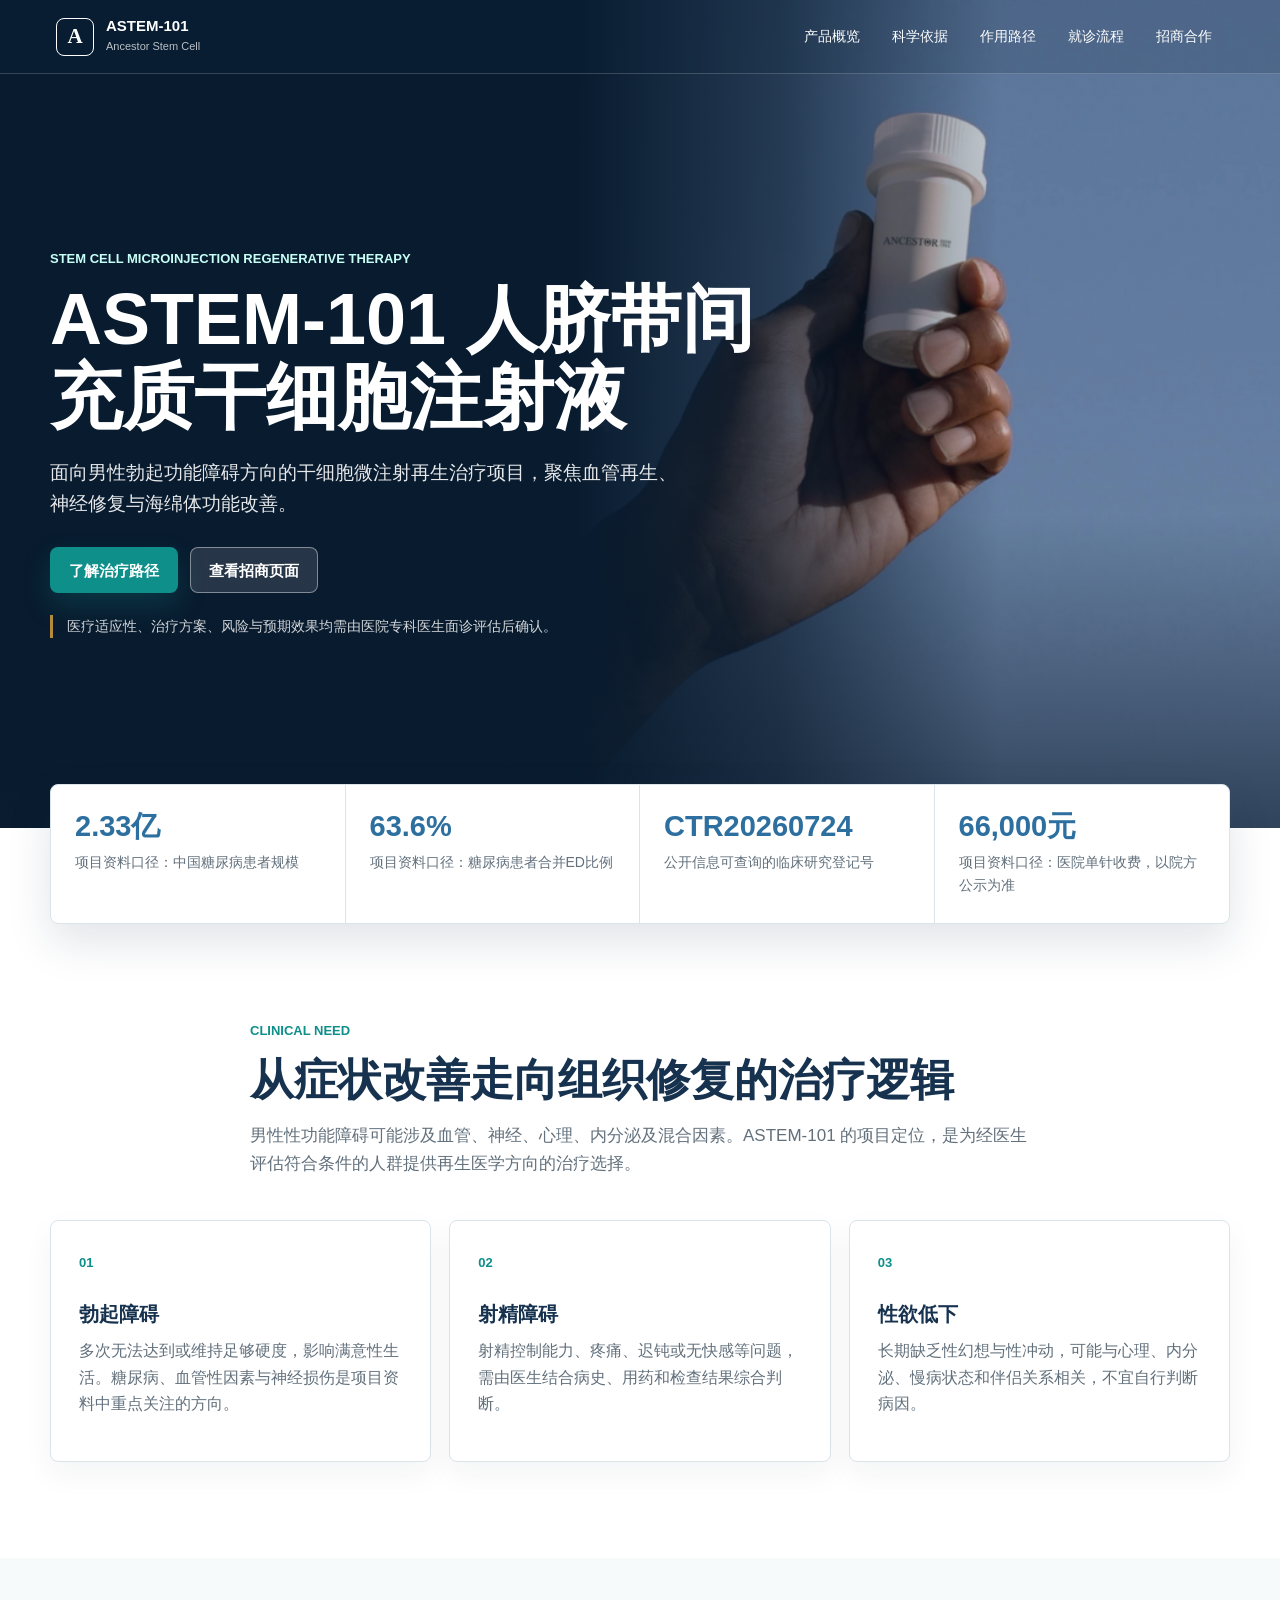
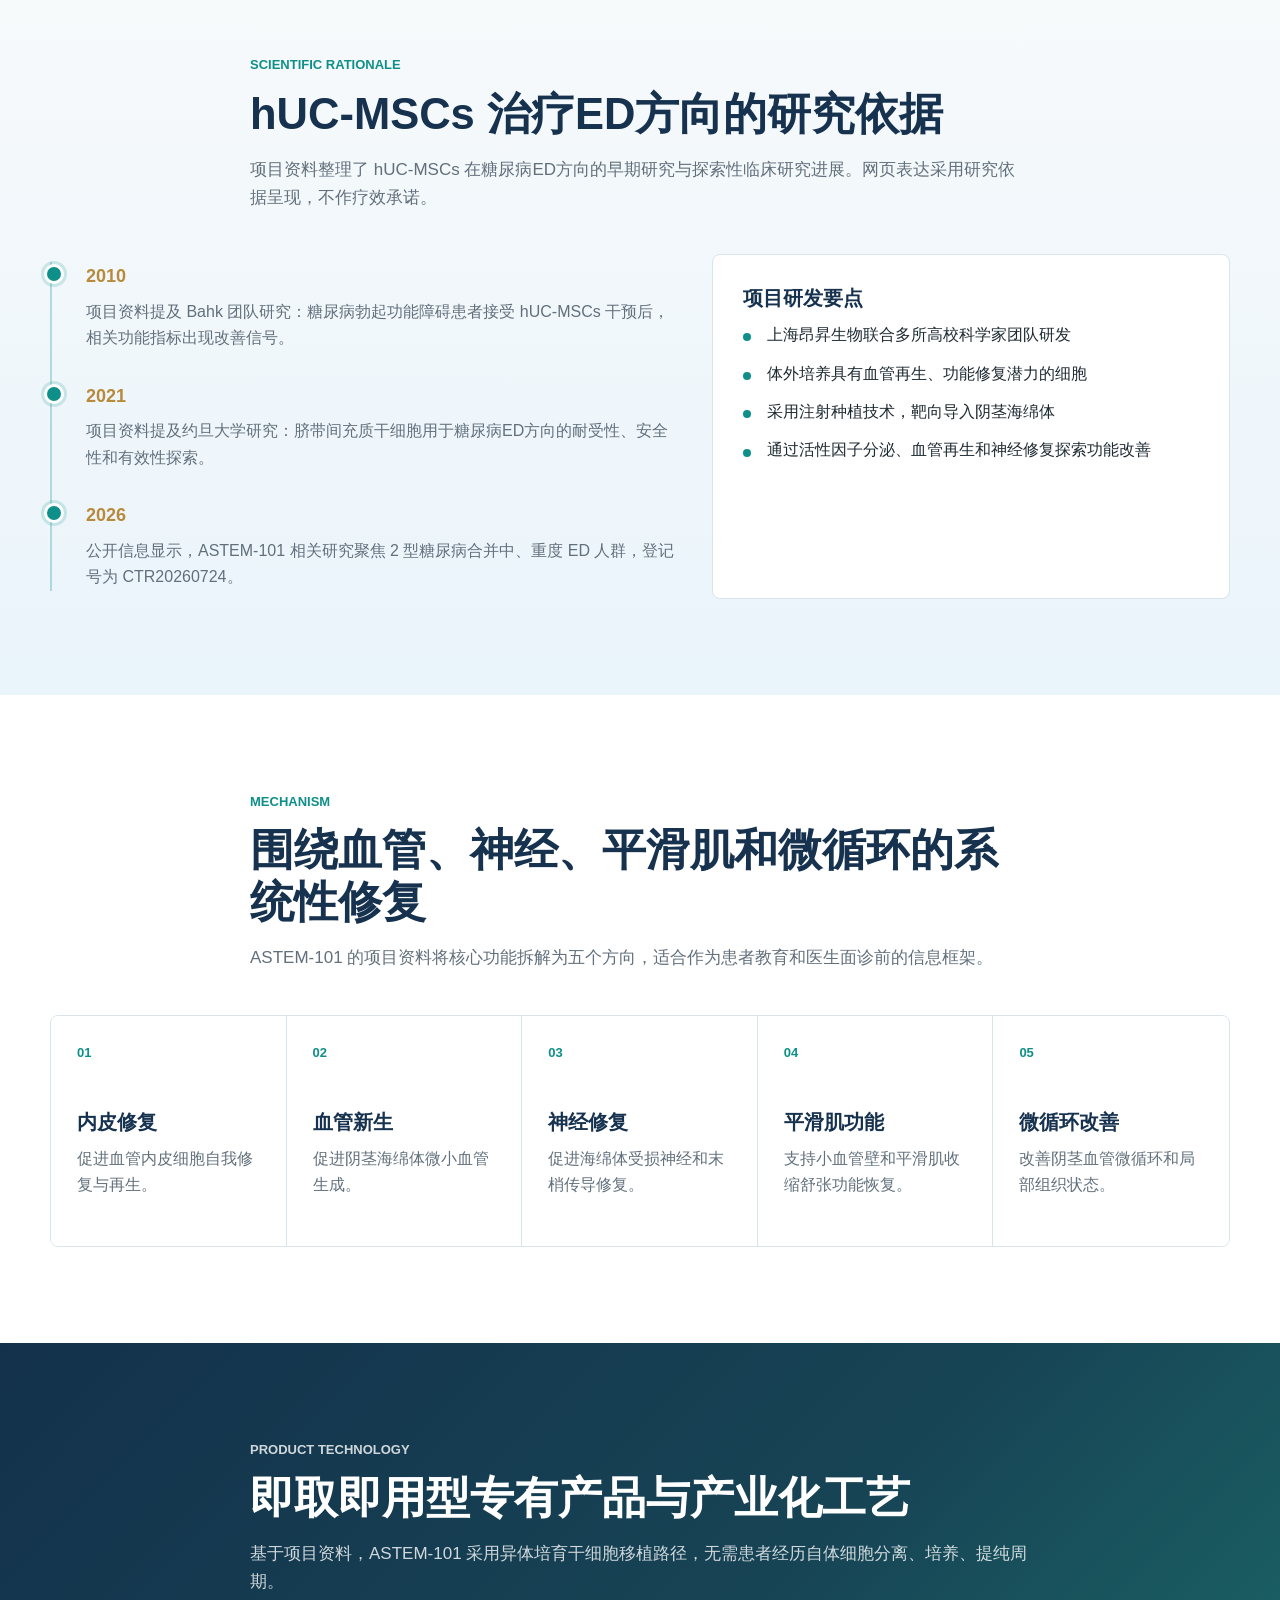
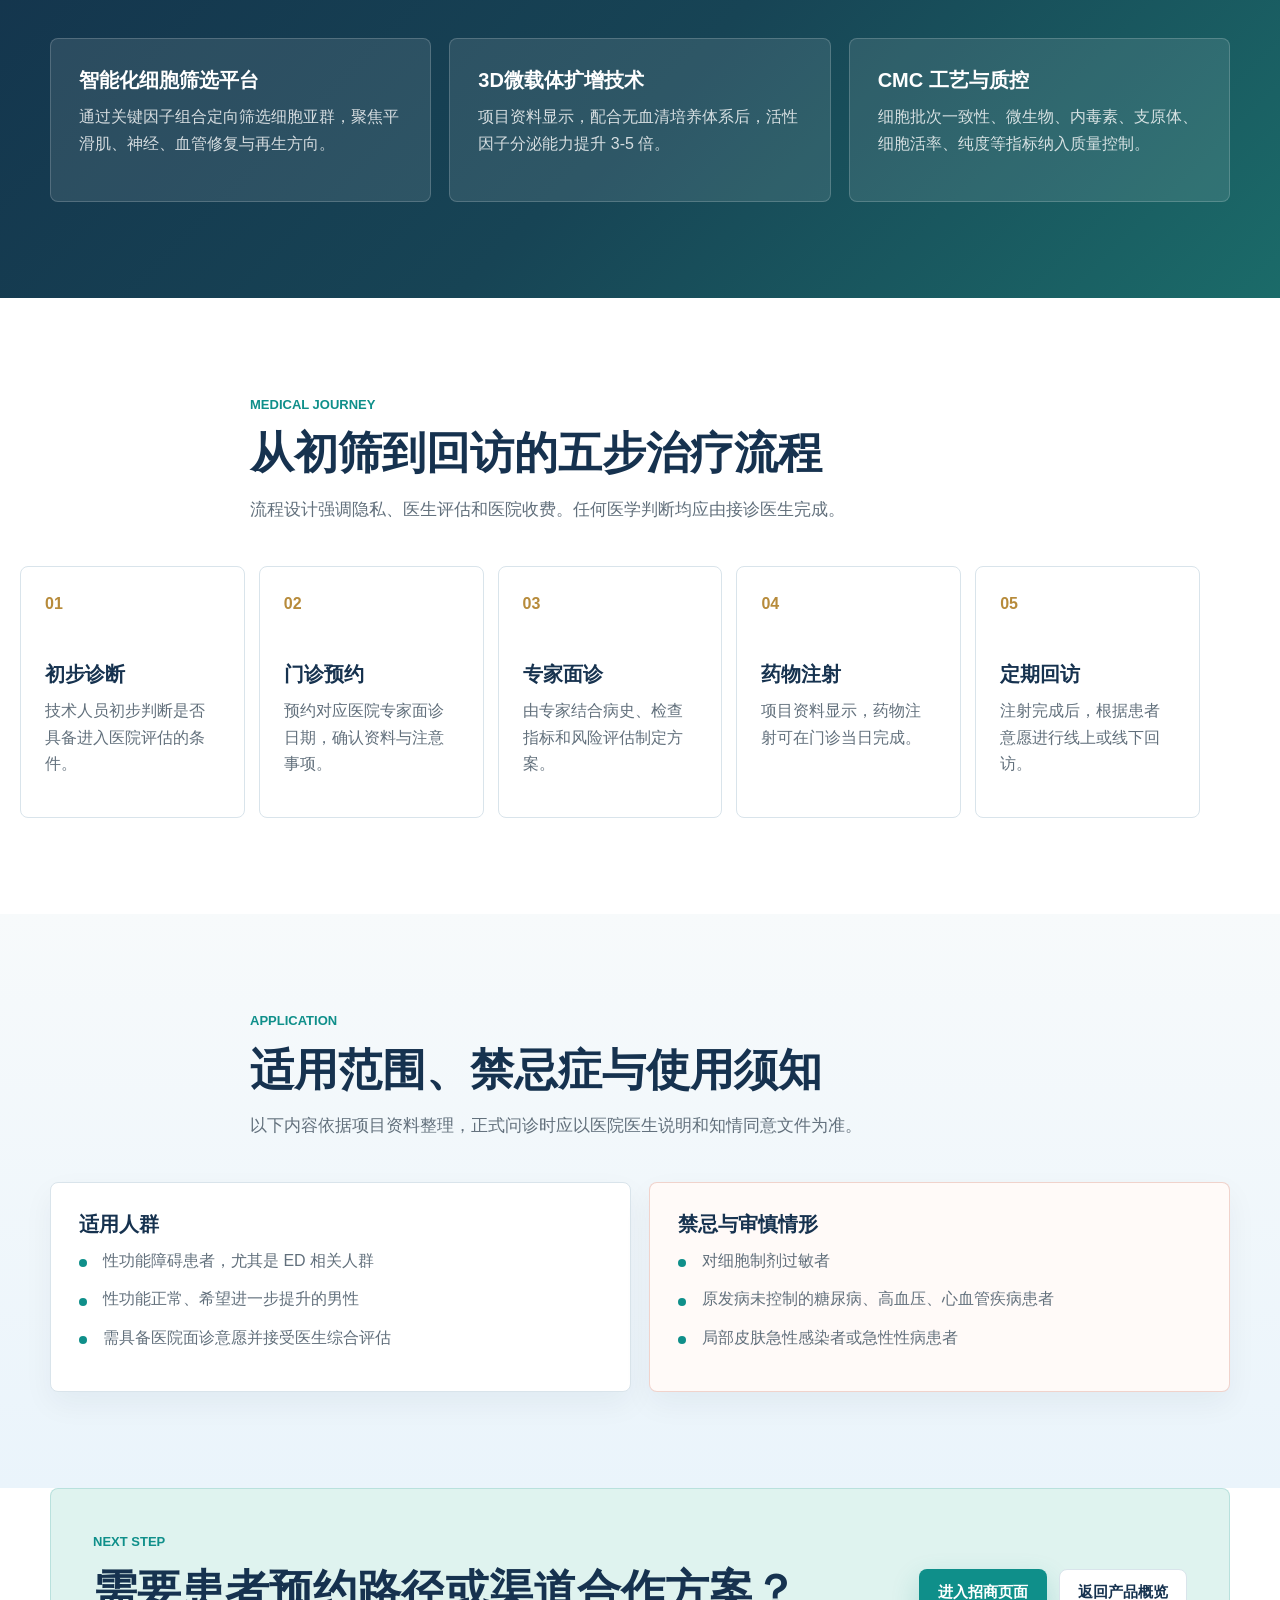
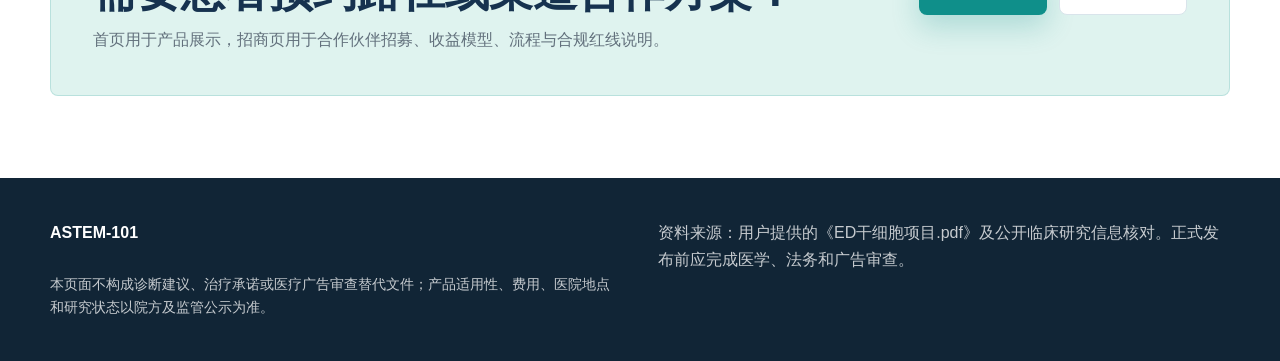
<file: index.html>
<!DOCTYPE html>
<html lang="zh-CN">
  <head>
    <meta charset="UTF-8" />
    <meta name="viewport" content="width=device-width, initial-scale=1.0" />
    <title>ASTEM-101 | 男性ED干细胞微注射再生治疗项目</title>
    <meta
      name="description"
      content="ASTEM-101 人脐带间充质干细胞注射液项目营销展示页，内容依据项目资料整理。"
    />
    <link rel="stylesheet" href="styles.css" />
  </head>
  <body>
    <header class="site-header" data-header>
      <a class="brand" href="index.html" aria-label="ASTEM-101 首页">
        <span class="brand-mark">A</span>
        <span>
          <strong>ASTEM-101</strong>
          <small>Ancestor Stem Cell</small>
        </span>
      </a>
      <button class="nav-toggle" type="button" aria-label="打开导航" data-nav-toggle>
        <span></span>
        <span></span>
        <span></span>
      </button>
      <nav class="site-nav" data-nav>
        <a href="#overview">产品概览</a>
        <a href="#science">科学依据</a>
        <a href="#mechanism">作用路径</a>
        <a href="#process">就诊流程</a>
        <a href="partners.html">招商合作</a>
      </nav>
    </header>

    <main>
      <section class="hero hero-product">
        <div class="hero-inner">
          <p class="eyebrow">Stem cell microinjection regenerative therapy</p>
          <h1>ASTEM-101 人脐带间充质干细胞注射液</h1>
          <p class="hero-copy">
            面向男性勃起功能障碍方向的干细胞微注射再生治疗项目，聚焦血管再生、神经修复与海绵体功能改善。
          </p>
          <div class="hero-actions">
            <a class="btn btn-primary" href="#process">了解治疗路径</a>
            <a class="btn btn-secondary" href="partners.html">查看招商页面</a>
          </div>
          <div class="hero-note">
            医疗适应性、治疗方案、风险与预期效果均需由医院专科医生面诊评估后确认。
          </div>
        </div>
      </section>

      <section class="metric-band" aria-label="项目关键信息">
        <div class="metric">
          <span>2.33亿</span>
          <p>项目资料口径：中国糖尿病患者规模</p>
        </div>
        <div class="metric">
          <span>63.6%</span>
          <p>项目资料口径：糖尿病患者合并ED比例</p>
        </div>
        <div class="metric">
          <span>CTR20260724</span>
          <p>公开信息可查询的临床研究登记号</p>
        </div>
        <div class="metric">
          <span>66,000元</span>
          <p>项目资料口径：医院单针收费，以院方公示为准</p>
        </div>
      </section>

      <section class="section" id="overview">
        <div class="section-heading">
          <p class="eyebrow">Clinical Need</p>
          <h2>从症状改善走向组织修复的治疗逻辑</h2>
          <p>
            男性性功能障碍可能涉及血管、神经、心理、内分泌及混合因素。ASTEM-101 的项目定位，是为经医生评估符合条件的人群提供再生医学方向的治疗选择。
          </p>
        </div>
        <div class="three-grid">
          <article class="info-card">
            <span class="card-index">01</span>
            <h3>勃起障碍</h3>
            <p>多次无法达到或维持足够硬度，影响满意性生活。糖尿病、血管性因素与神经损伤是项目资料中重点关注的方向。</p>
          </article>
          <article class="info-card">
            <span class="card-index">02</span>
            <h3>射精障碍</h3>
            <p>射精控制能力、疼痛、迟钝或无快感等问题，需由医生结合病史、用药和检查结果综合判断。</p>
          </article>
          <article class="info-card">
            <span class="card-index">03</span>
            <h3>性欲低下</h3>
            <p>长期缺乏性幻想与性冲动，可能与心理、内分泌、慢病状态和伴侣关系相关，不宜自行判断病因。</p>
          </article>
        </div>
      </section>

      <section class="section section-tint" id="science">
        <div class="section-heading">
          <p class="eyebrow">Scientific Rationale</p>
          <h2>hUC-MSCs 治疗ED方向的研究依据</h2>
          <p>
            项目资料整理了 hUC-MSCs 在糖尿病ED方向的早期研究与探索性临床研究进展。网页表达采用研究依据呈现，不作疗效承诺。
          </p>
        </div>
        <div class="split">
          <div class="timeline" aria-label="研究时间线">
            <div class="timeline-item">
              <time>2010</time>
              <p>项目资料提及 Bahk 团队研究：糖尿病勃起功能障碍患者接受 hUC-MSCs 干预后，相关功能指标出现改善信号。</p>
            </div>
            <div class="timeline-item">
              <time>2021</time>
              <p>项目资料提及约旦大学研究：脐带间充质干细胞用于糖尿病ED方向的耐受性、安全性和有效性探索。</p>
            </div>
            <div class="timeline-item">
              <time>2026</time>
              <p>公开信息显示，ASTEM-101 相关研究聚焦 2 型糖尿病合并中、重度 ED 人群，登记号为 CTR20260724。</p>
            </div>
          </div>
          <div class="data-panel">
            <h3>项目研发要点</h3>
            <ul class="check-list">
              <li>上海昂昇生物联合多所高校科学家团队研发</li>
              <li>体外培养具有血管再生、功能修复潜力的细胞</li>
              <li>采用注射种植技术，靶向导入阴茎海绵体</li>
              <li>通过活性因子分泌、血管再生和神经修复探索功能改善</li>
            </ul>
          </div>
        </div>
      </section>

      <section class="section" id="mechanism">
        <div class="section-heading">
          <p class="eyebrow">Mechanism</p>
          <h2>围绕血管、神经、平滑肌和微循环的系统性修复</h2>
          <p>
            ASTEM-101 的项目资料将核心功能拆解为五个方向，适合作为患者教育和医生面诊前的信息框架。
          </p>
        </div>
        <div class="mechanism-grid">
          <article>
            <strong>01</strong>
            <h3>内皮修复</h3>
            <p>促进血管内皮细胞自我修复与再生。</p>
          </article>
          <article>
            <strong>02</strong>
            <h3>血管新生</h3>
            <p>促进阴茎海绵体微小血管生成。</p>
          </article>
          <article>
            <strong>03</strong>
            <h3>神经修复</h3>
            <p>促进海绵体受损神经和末梢传导修复。</p>
          </article>
          <article>
            <strong>04</strong>
            <h3>平滑肌功能</h3>
            <p>支持小血管壁和平滑肌收缩舒张功能恢复。</p>
          </article>
          <article>
            <strong>05</strong>
            <h3>微循环改善</h3>
            <p>改善阴茎血管微循环和局部组织状态。</p>
          </article>
        </div>
      </section>

      <section class="section section-dark">
        <div class="section-heading">
          <p class="eyebrow">Product Technology</p>
          <h2>即取即用型专有产品与产业化工艺</h2>
          <p>
            基于项目资料，ASTEM-101 采用异体培育干细胞移植路径，无需患者经历自体细胞分离、培养、提纯周期。
          </p>
        </div>
        <div class="feature-list">
          <div>
            <h3>智能化细胞筛选平台</h3>
            <p>通过关键因子组合定向筛选细胞亚群，聚焦平滑肌、神经、血管修复与再生方向。</p>
          </div>
          <div>
            <h3>3D微载体扩增技术</h3>
            <p>项目资料显示，配合无血清培养体系后，活性因子分泌能力提升 3-5 倍。</p>
          </div>
          <div>
            <h3>CMC 工艺与质控</h3>
            <p>细胞批次一致性、微生物、内毒素、支原体、细胞活率、纯度等指标纳入质量控制。</p>
          </div>
        </div>
      </section>

      <section class="section" id="process">
        <div class="section-heading">
          <p class="eyebrow">Medical Journey</p>
          <h2>从初筛到回访的五步治疗流程</h2>
          <p>流程设计强调隐私、医生评估和医院收费。任何医学判断均应由接诊医生完成。</p>
        </div>
        <ol class="process-list">
          <li>
            <span>01</span>
            <h3>初步诊断</h3>
            <p>技术人员初步判断是否具备进入医院评估的条件。</p>
          </li>
          <li>
            <span>02</span>
            <h3>门诊预约</h3>
            <p>预约对应医院专家面诊日期，确认资料与注意事项。</p>
          </li>
          <li>
            <span>03</span>
            <h3>专家面诊</h3>
            <p>由专家结合病史、检查指标和风险评估制定方案。</p>
          </li>
          <li>
            <span>04</span>
            <h3>药物注射</h3>
            <p>项目资料显示，药物注射可在门诊当日完成。</p>
          </li>
          <li>
            <span>05</span>
            <h3>定期回访</h3>
            <p>注射完成后，根据患者意愿进行线上或线下回访。</p>
          </li>
        </ol>
      </section>

      <section class="section section-tint">
        <div class="section-heading">
          <p class="eyebrow">Application</p>
          <h2>适用范围、禁忌症与使用须知</h2>
          <p>以下内容依据项目资料整理，正式问诊时应以医院医生说明和知情同意文件为准。</p>
        </div>
        <div class="two-grid">
          <article class="info-card">
            <h3>适用人群</h3>
            <ul class="check-list">
              <li>性功能障碍患者，尤其是 ED 相关人群</li>
              <li>性功能正常、希望进一步提升的男性</li>
              <li>需具备医院面诊意愿并接受医生综合评估</li>
            </ul>
          </article>
          <article class="info-card warning-card">
            <h3>禁忌与审慎情形</h3>
            <ul class="check-list">
              <li>对细胞制剂过敏者</li>
              <li>原发病未控制的糖尿病、高血压、心血管疾病患者</li>
              <li>局部皮肤急性感染者或急性性病患者</li>
            </ul>
          </article>
        </div>
      </section>

      <section class="cta-band">
        <div>
          <p class="eyebrow">Next Step</p>
          <h2>需要患者预约路径或渠道合作方案？</h2>
          <p>首页用于产品展示，招商页用于合作伙伴招募、收益模型、流程与合规红线说明。</p>
        </div>
        <div class="cta-actions">
          <a class="btn btn-primary" href="partners.html">进入招商页面</a>
          <a class="btn btn-secondary" href="#overview">返回产品概览</a>
        </div>
      </section>
    </main>

    <footer class="site-footer">
      <div>
        <strong>ASTEM-101</strong>
        <p>资料来源：用户提供的《ED干细胞项目.pdf》及公开临床研究信息核对。正式发布前应完成医学、法务和广告审查。</p>
      </div>
      <p class="footer-note">
        本页面不构成诊断建议、治疗承诺或医疗广告审查替代文件；产品适用性、费用、医院地点和研究状态以院方及监管公示为准。
      </p>
    </footer>

    <script src="script.js"></script>
  </body>
</html>
</file>
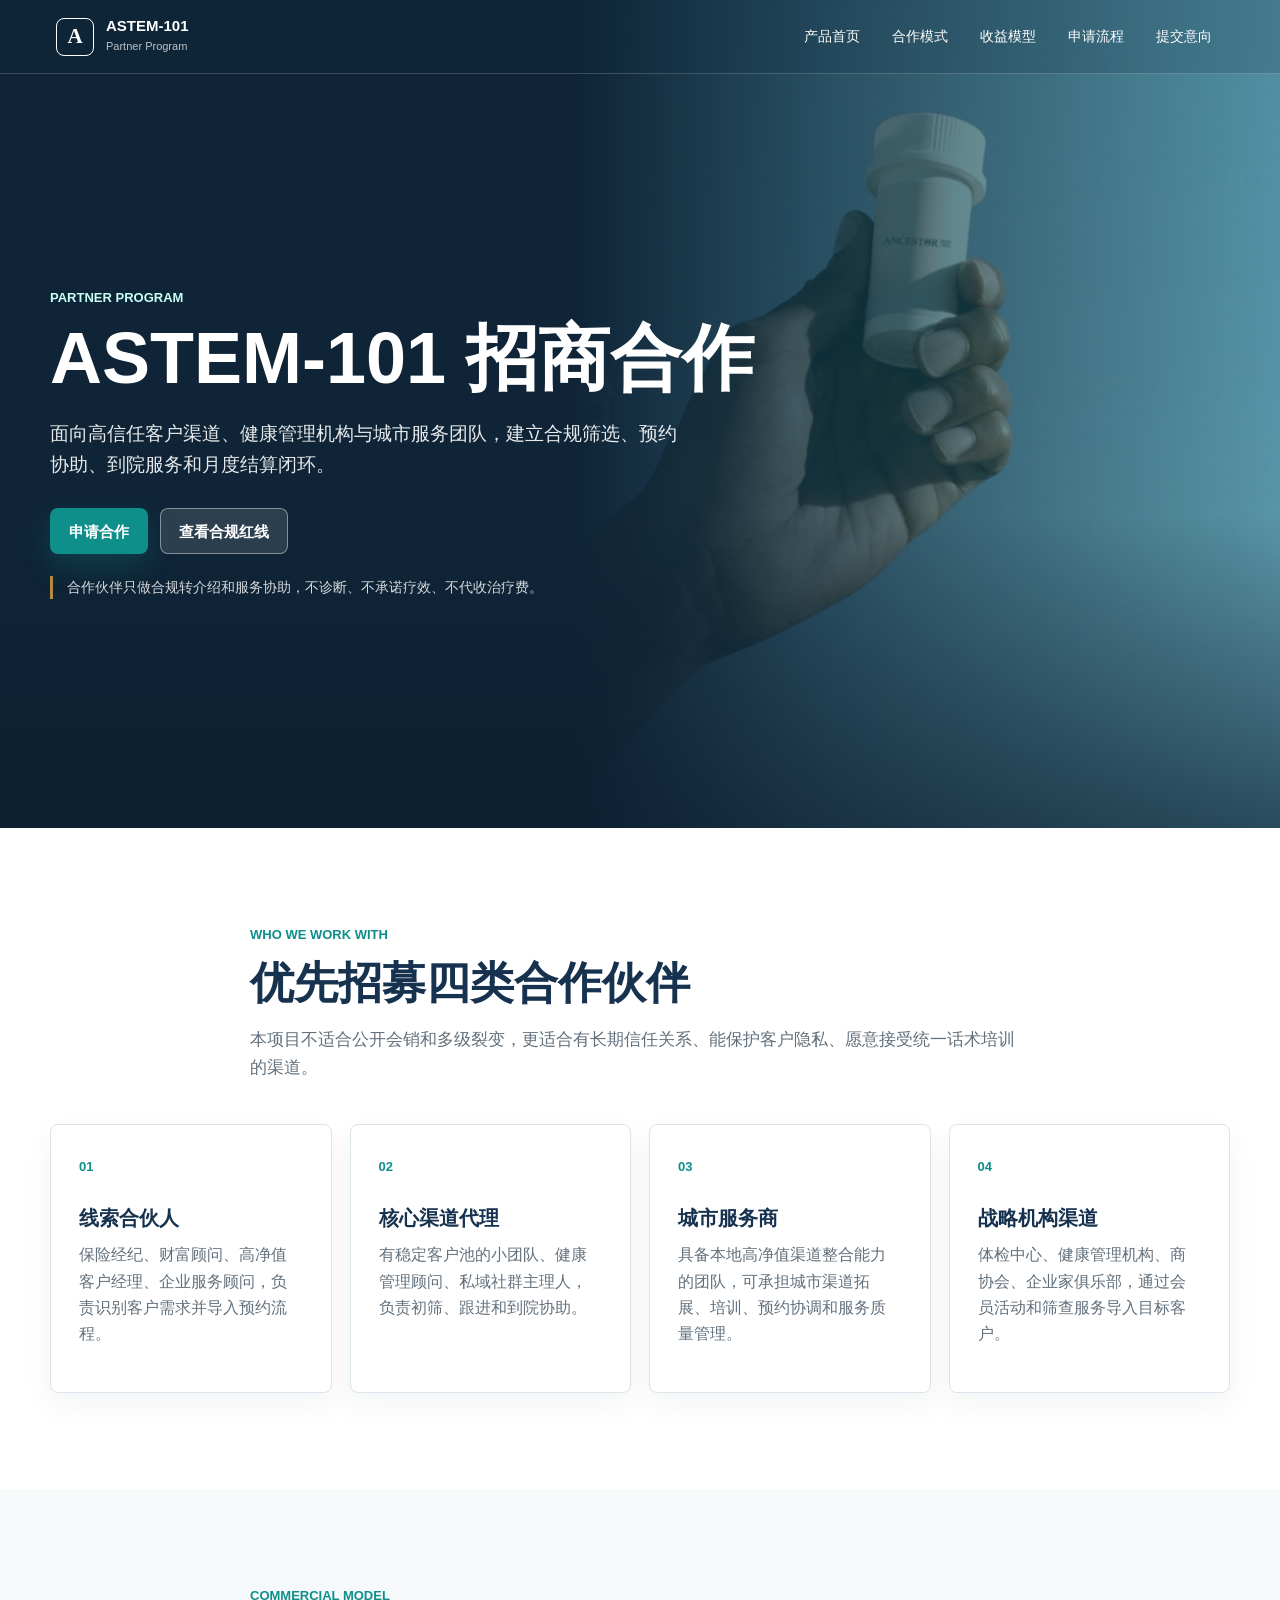
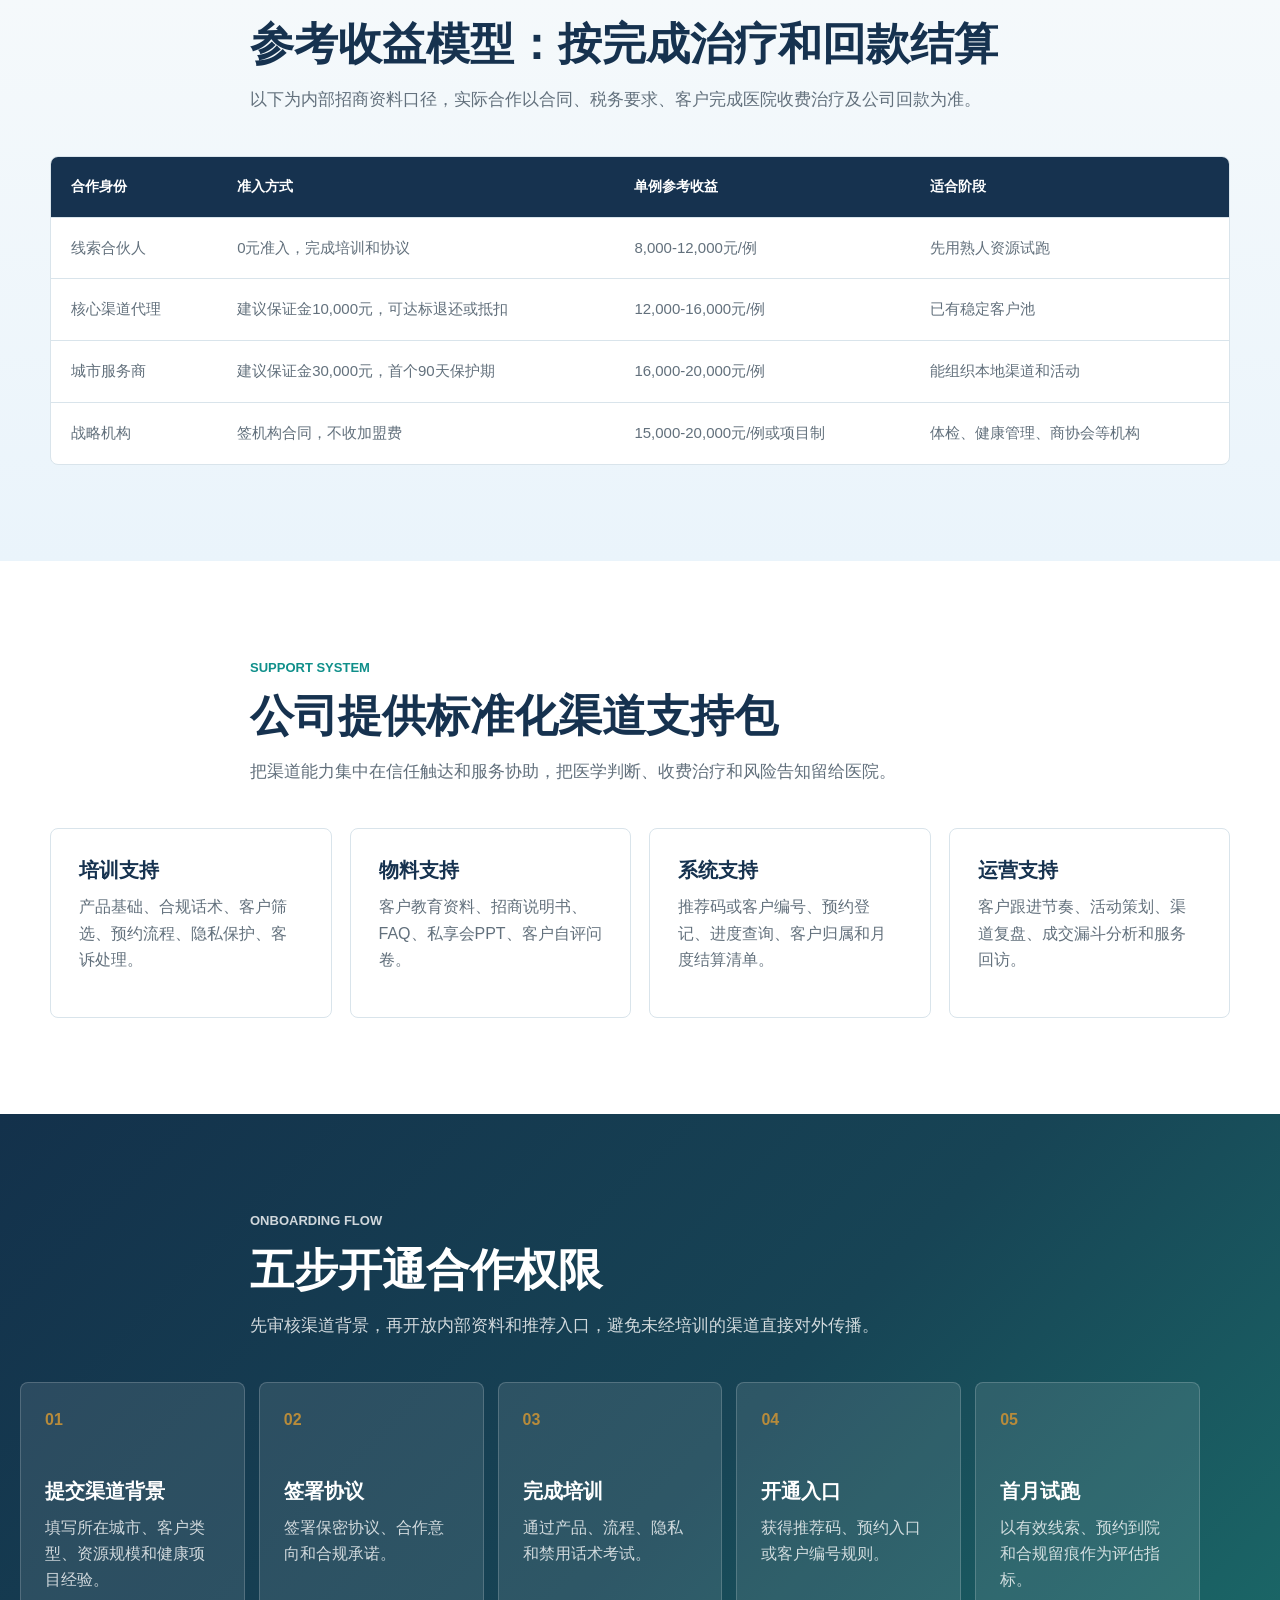
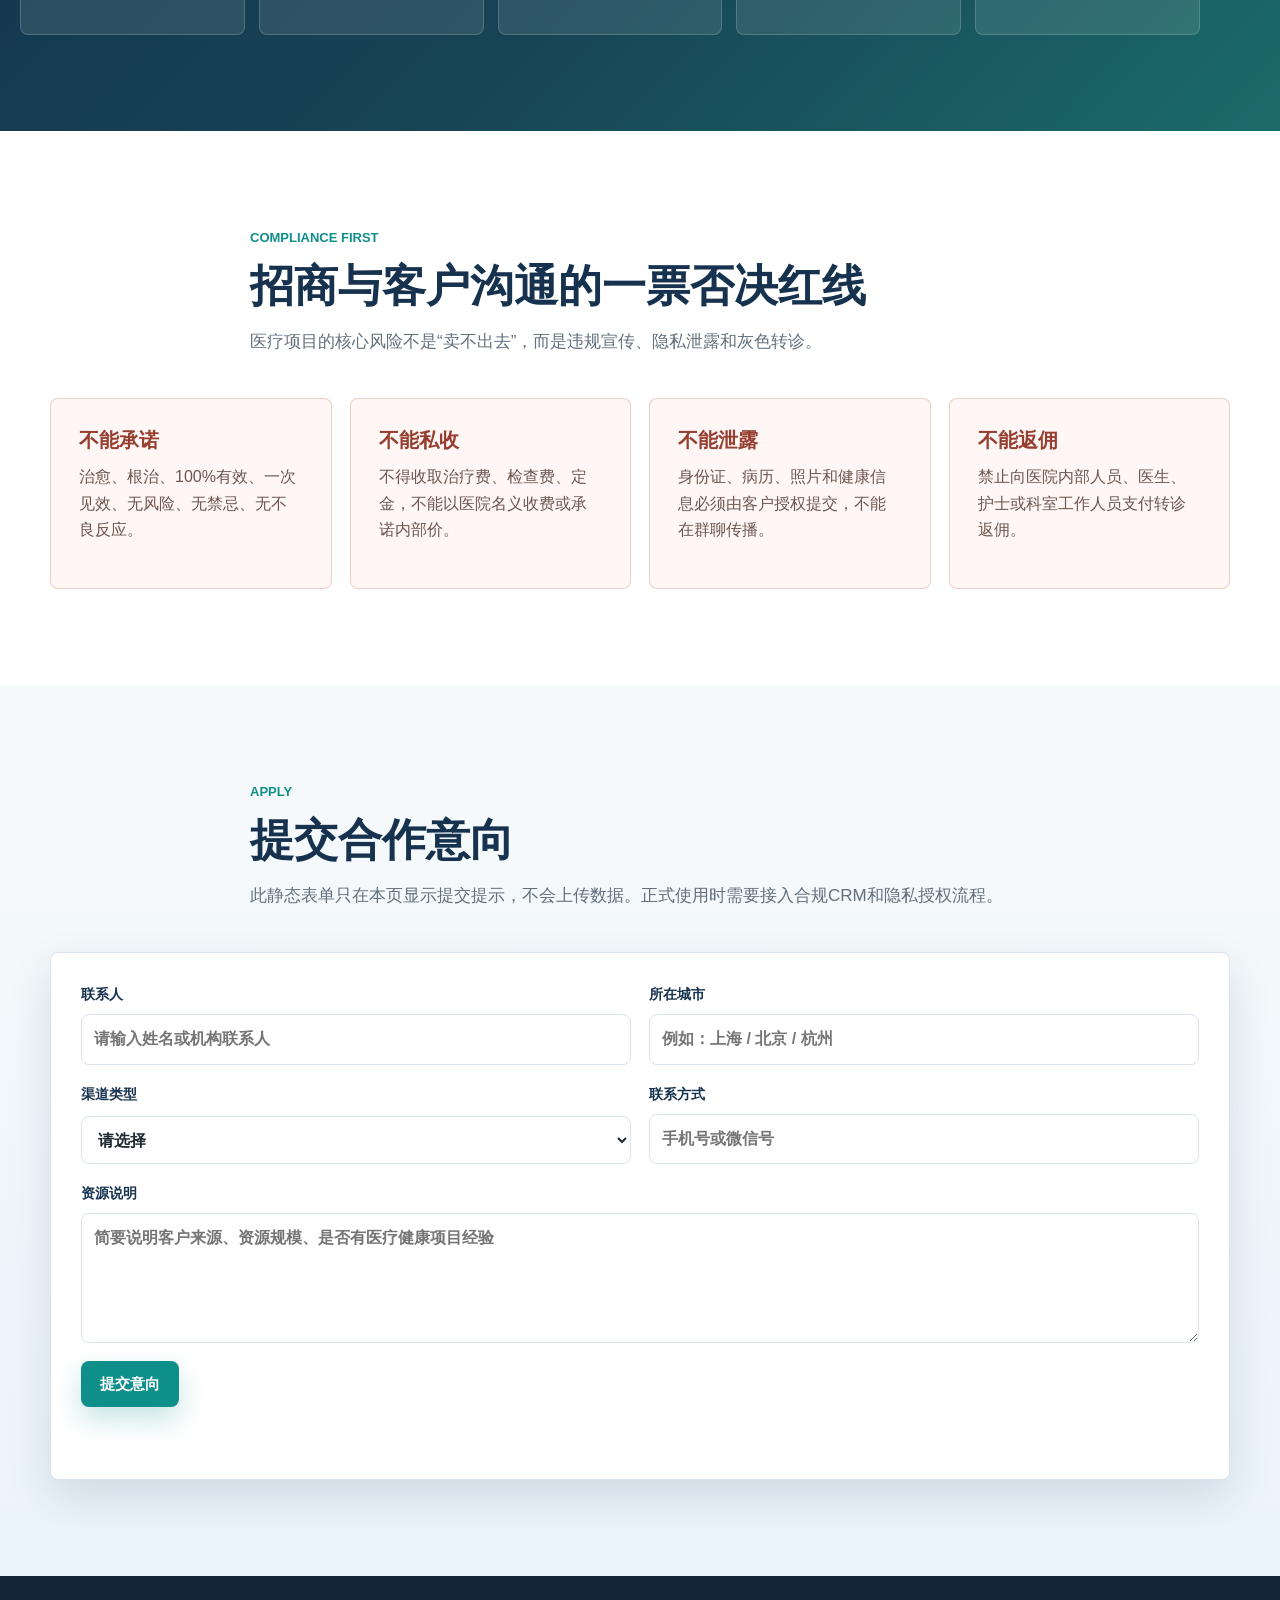
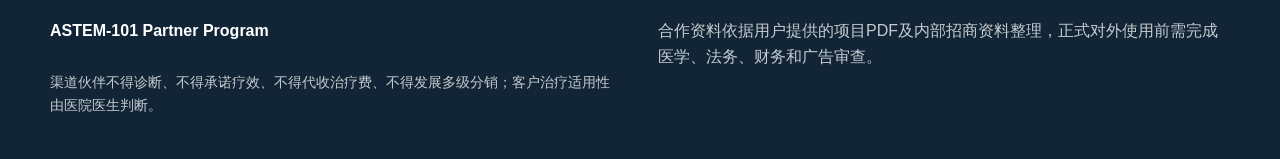
<file: partners.html>
<!DOCTYPE html>
<html lang="zh-CN">
  <head>
    <meta charset="UTF-8" />
    <meta name="viewport" content="width=device-width, initial-scale=1.0" />
    <title>ASTEM-101 招商合作 | 高信任渠道服务项目</title>
    <meta
      name="description"
      content="ASTEM-101 招商合作页面，面向高净值客户经理、健康管理机构、城市服务商与战略机构渠道。"
    />
    <link rel="stylesheet" href="styles.css" />
  </head>
  <body>
    <header class="site-header" data-header>
      <a class="brand" href="index.html" aria-label="ASTEM-101 首页">
        <span class="brand-mark">A</span>
        <span>
          <strong>ASTEM-101</strong>
          <small>Partner Program</small>
        </span>
      </a>
      <button class="nav-toggle" type="button" aria-label="打开导航" data-nav-toggle>
        <span></span>
        <span></span>
        <span></span>
      </button>
      <nav class="site-nav" data-nav>
        <a href="index.html">产品首页</a>
        <a href="#model">合作模式</a>
        <a href="#returns">收益模型</a>
        <a href="#flow">申请流程</a>
        <a href="#apply">提交意向</a>
      </nav>
    </header>

    <main>
      <section class="hero hero-partner">
        <div class="hero-inner">
          <p class="eyebrow">Partner Program</p>
          <h1>ASTEM-101 招商合作</h1>
          <p class="hero-copy">
            面向高信任客户渠道、健康管理机构与城市服务团队，建立合规筛选、预约协助、到院服务和月度结算闭环。
          </p>
          <div class="hero-actions">
            <a class="btn btn-primary" href="#apply">申请合作</a>
            <a class="btn btn-secondary" href="#redline">查看合规红线</a>
          </div>
          <div class="hero-note">
            合作伙伴只做合规转介绍和服务协助，不诊断、不承诺疗效、不代收治疗费。
          </div>
        </div>
      </section>

      <section class="section" id="model">
        <div class="section-heading">
          <p class="eyebrow">Who We Work With</p>
          <h2>优先招募四类合作伙伴</h2>
          <p>本项目不适合公开会销和多级裂变，更适合有长期信任关系、能保护客户隐私、愿意接受统一话术培训的渠道。</p>
        </div>
        <div class="four-grid">
          <article class="info-card">
            <span class="card-index">01</span>
            <h3>线索合伙人</h3>
            <p>保险经纪、财富顾问、高净值客户经理、企业服务顾问，负责识别客户需求并导入预约流程。</p>
          </article>
          <article class="info-card">
            <span class="card-index">02</span>
            <h3>核心渠道代理</h3>
            <p>有稳定客户池的小团队、健康管理顾问、私域社群主理人，负责初筛、跟进和到院协助。</p>
          </article>
          <article class="info-card">
            <span class="card-index">03</span>
            <h3>城市服务商</h3>
            <p>具备本地高净值渠道整合能力的团队，可承担城市渠道拓展、培训、预约协调和服务质量管理。</p>
          </article>
          <article class="info-card">
            <span class="card-index">04</span>
            <h3>战略机构渠道</h3>
            <p>体检中心、健康管理机构、商协会、企业家俱乐部，通过会员活动和筛查服务导入目标客户。</p>
          </article>
        </div>
      </section>

      <section class="section section-tint" id="returns">
        <div class="section-heading">
          <p class="eyebrow">Commercial Model</p>
          <h2>参考收益模型：按完成治疗和回款结算</h2>
          <p>以下为内部招商资料口径，实际合作以合同、税务要求、客户完成医院收费治疗及公司回款为准。</p>
        </div>
        <div class="table-wrap" role="region" aria-label="合作收益模型" tabindex="0">
          <table>
            <thead>
              <tr>
                <th>合作身份</th>
                <th>准入方式</th>
                <th>单例参考收益</th>
                <th>适合阶段</th>
              </tr>
            </thead>
            <tbody>
              <tr>
                <td>线索合伙人</td>
                <td>0元准入，完成培训和协议</td>
                <td>8,000-12,000元/例</td>
                <td>先用熟人资源试跑</td>
              </tr>
              <tr>
                <td>核心渠道代理</td>
                <td>建议保证金10,000元，可达标退还或抵扣</td>
                <td>12,000-16,000元/例</td>
                <td>已有稳定客户池</td>
              </tr>
              <tr>
                <td>城市服务商</td>
                <td>建议保证金30,000元，首个90天保护期</td>
                <td>16,000-20,000元/例</td>
                <td>能组织本地渠道和活动</td>
              </tr>
              <tr>
                <td>战略机构</td>
                <td>签机构合同，不收加盟费</td>
                <td>15,000-20,000元/例或项目制</td>
                <td>体检、健康管理、商协会等机构</td>
              </tr>
            </tbody>
          </table>
        </div>
      </section>

      <section class="section">
        <div class="section-heading">
          <p class="eyebrow">Support System</p>
          <h2>公司提供标准化渠道支持包</h2>
          <p>把渠道能力集中在信任触达和服务协助，把医学判断、收费治疗和风险告知留给医院。</p>
        </div>
        <div class="support-grid">
          <div>
            <h3>培训支持</h3>
            <p>产品基础、合规话术、客户筛选、预约流程、隐私保护、客诉处理。</p>
          </div>
          <div>
            <h3>物料支持</h3>
            <p>客户教育资料、招商说明书、FAQ、私享会PPT、客户自评问卷。</p>
          </div>
          <div>
            <h3>系统支持</h3>
            <p>推荐码或客户编号、预约登记、进度查询、客户归属和月度结算清单。</p>
          </div>
          <div>
            <h3>运营支持</h3>
            <p>客户跟进节奏、活动策划、渠道复盘、成交漏斗分析和服务回访。</p>
          </div>
        </div>
      </section>

      <section class="section section-dark" id="flow">
        <div class="section-heading">
          <p class="eyebrow">Onboarding Flow</p>
          <h2>五步开通合作权限</h2>
          <p>先审核渠道背景，再开放内部资料和推荐入口，避免未经培训的渠道直接对外传播。</p>
        </div>
        <ol class="process-list process-list-dark">
          <li>
            <span>01</span>
            <h3>提交渠道背景</h3>
            <p>填写所在城市、客户类型、资源规模和健康项目经验。</p>
          </li>
          <li>
            <span>02</span>
            <h3>签署协议</h3>
            <p>签署保密协议、合作意向和合规承诺。</p>
          </li>
          <li>
            <span>03</span>
            <h3>完成培训</h3>
            <p>通过产品、流程、隐私和禁用话术考试。</p>
          </li>
          <li>
            <span>04</span>
            <h3>开通入口</h3>
            <p>获得推荐码、预约入口或客户编号规则。</p>
          </li>
          <li>
            <span>05</span>
            <h3>首月试跑</h3>
            <p>以有效线索、预约到院和合规留痕作为评估指标。</p>
          </li>
        </ol>
      </section>

      <section class="section" id="redline">
        <div class="section-heading">
          <p class="eyebrow">Compliance First</p>
          <h2>招商与客户沟通的一票否决红线</h2>
          <p>医疗项目的核心风险不是“卖不出去”，而是违规宣传、隐私泄露和灰色转诊。</p>
        </div>
        <div class="redline-grid">
          <article>
            <h3>不能承诺</h3>
            <p>治愈、根治、100%有效、一次见效、无风险、无禁忌、无不良反应。</p>
          </article>
          <article>
            <h3>不能私收</h3>
            <p>不得收取治疗费、检查费、定金，不能以医院名义收费或承诺内部价。</p>
          </article>
          <article>
            <h3>不能泄露</h3>
            <p>身份证、病历、照片和健康信息必须由客户授权提交，不能在群聊传播。</p>
          </article>
          <article>
            <h3>不能返佣</h3>
            <p>禁止向医院内部人员、医生、护士或科室工作人员支付转诊返佣。</p>
          </article>
        </div>
      </section>

      <section class="section section-tint" id="apply">
        <div class="section-heading">
          <p class="eyebrow">Apply</p>
          <h2>提交合作意向</h2>
          <p>此静态表单只在本页显示提交提示，不会上传数据。正式使用时需要接入合规CRM和隐私授权流程。</p>
        </div>
        <form class="apply-form" data-apply-form>
          <label>
            <span>联系人</span>
            <input type="text" name="name" placeholder="请输入姓名或机构联系人" required />
          </label>
          <label>
            <span>所在城市</span>
            <input type="text" name="city" placeholder="例如：上海 / 北京 / 杭州" required />
          </label>
          <label>
            <span>渠道类型</span>
            <select name="type" required>
              <option value="">请选择</option>
              <option>高净值客户经理</option>
              <option>健康管理机构</option>
              <option>城市服务团队</option>
              <option>战略机构渠道</option>
            </select>
          </label>
          <label>
            <span>联系方式</span>
            <input type="text" name="contact" placeholder="手机号或微信号" required />
          </label>
          <label class="form-wide">
            <span>资源说明</span>
            <textarea name="resource" rows="4" placeholder="简要说明客户来源、资源规模、是否有医疗健康项目经验"></textarea>
          </label>
          <button class="btn btn-primary form-submit" type="submit">提交意向</button>
          <p class="form-status" data-form-status role="status" aria-live="polite"></p>
        </form>
      </section>
    </main>

    <footer class="site-footer">
      <div>
        <strong>ASTEM-101 Partner Program</strong>
        <p>合作资料依据用户提供的项目PDF及内部招商资料整理，正式对外使用前需完成医学、法务、财务和广告审查。</p>
      </div>
      <p class="footer-note">
        渠道伙伴不得诊断、不得承诺疗效、不得代收治疗费、不得发展多级分销；客户治疗适用性由医院医生判断。
      </p>
    </footer>

    <script src="script.js"></script>
  </body>
</html>
</file>
<file: styles.css>
:root {
  --navy: #16324f;
  --blue: #2d6f9f;
  --teal: #0f8f8a;
  --mint: #dff3ef;
  --sky: #eaf4fb;
  --gold: #b78b3b;
  --coral: #c96e5b;
  --ink: #1e2a32;
  --muted: #62707c;
  --line: #d9e4eb;
  --surface: #ffffff;
  --soft: #f7fafb;
  --shadow: 0 18px 44px rgba(21, 50, 79, 0.13);
  --max: 1180px;
}

* {
  box-sizing: border-box;
}

html {
  scroll-behavior: smooth;
}

body {
  margin: 0;
  color: var(--ink);
  background: var(--surface);
  font-family: "PingFang SC", "Microsoft YaHei", "Noto Sans CJK SC", Arial, sans-serif;
  line-height: 1.65;
  letter-spacing: 0;
}

body.nav-open {
  overflow: hidden;
}

a {
  color: inherit;
  text-decoration: none;
}

img {
  display: block;
  max-width: 100%;
}

.site-header {
  position: fixed;
  top: 0;
  left: 0;
  z-index: 40;
  width: 100%;
  display: flex;
  align-items: center;
  justify-content: space-between;
  gap: 24px;
  padding: 16px clamp(20px, 5vw, 56px);
  color: #ffffff;
  background: rgba(16, 39, 63, 0.18);
  border-bottom: 1px solid rgba(255, 255, 255, 0.18);
  transition: background 180ms ease, color 180ms ease, box-shadow 180ms ease;
}

.site-header.is-scrolled,
.site-header.is-open {
  color: var(--navy);
  background: rgba(255, 255, 255, 0.96);
  box-shadow: 0 8px 28px rgba(13, 34, 54, 0.08);
  backdrop-filter: blur(14px);
}

.brand {
  display: inline-flex;
  align-items: center;
  gap: 12px;
  min-width: 210px;
}

.brand-mark {
  display: grid;
  width: 38px;
  height: 38px;
  place-items: center;
  border: 1px solid currentColor;
  border-radius: 8px;
  font-family: Georgia, serif;
  font-size: 21px;
  font-weight: 700;
}

.brand strong,
.brand small {
  display: block;
}

.brand strong {
  font-size: 15px;
  line-height: 1.2;
}

.brand small {
  margin-top: 2px;
  color: currentColor;
  font-size: 11px;
  opacity: 0.72;
}

.site-nav {
  display: flex;
  align-items: center;
  gap: 8px;
}

.site-nav a {
  padding: 9px 12px;
  border-radius: 8px;
  font-size: 14px;
  transition: background 160ms ease, color 160ms ease;
}

.site-nav a:hover,
.site-nav a:focus-visible {
  background: rgba(15, 143, 138, 0.12);
  color: var(--teal);
  outline: none;
}

.nav-toggle {
  display: none;
  width: 42px;
  height: 42px;
  padding: 10px;
  border: 1px solid currentColor;
  border-radius: 8px;
  color: inherit;
  background: transparent;
}

.nav-toggle span {
  display: block;
  width: 100%;
  height: 2px;
  margin: 5px 0;
  background: currentColor;
}

.hero {
  position: relative;
  min-height: 92vh;
  display: flex;
  align-items: center;
  isolation: isolate;
  overflow: hidden;
  color: #ffffff;
  background-color: var(--navy);
}

.hero::before {
  position: absolute;
  inset: 0;
  z-index: -2;
  content: "";
  background-image:
    linear-gradient(90deg, #081b2f 0%, #081b2f 45%, rgba(8, 27, 47, 0.74) 61%, rgba(10, 32, 55, 0.24) 78%),
    url("assets/hero-astem-cover.png");
  background-position: center;
  background-size: cover;
}

.hero::after {
  position: absolute;
  inset: auto 0 0;
  z-index: -1;
  height: 38%;
  content: "";
  background: linear-gradient(0deg, rgba(11, 28, 46, 0.62), rgba(11, 28, 46, 0));
}

.hero-partner::before {
  background-image:
    linear-gradient(90deg, #0c253a 0%, #0c253a 45%, rgba(12, 61, 76, 0.76) 65%, rgba(15, 143, 138, 0.42) 100%),
    url("assets/hero-astem-cover.png");
  filter: saturate(0.88);
}

.hero-inner {
  width: min(var(--max), calc(100% - 40px));
  margin: 0 auto;
  padding: 132px 0 74px;
}

.eyebrow {
  margin: 0 0 12px;
  color: var(--teal);
  font-size: 13px;
  font-weight: 700;
  text-transform: uppercase;
}

.hero .eyebrow {
  color: #c7fff6;
}

h1,
h2,
h3,
p {
  margin-top: 0;
}

h1 {
  max-width: 760px;
  margin-bottom: 20px;
  font-size: clamp(42px, 6vw, 72px);
  line-height: 1.08;
  font-weight: 750;
}

h2 {
  margin-bottom: 16px;
  color: var(--navy);
  font-size: clamp(28px, 3.4vw, 44px);
  line-height: 1.2;
}

h3 {
  margin-bottom: 10px;
  color: var(--navy);
  font-size: 20px;
  line-height: 1.35;
}

.hero-copy {
  max-width: 640px;
  margin-bottom: 28px;
  color: rgba(255, 255, 255, 0.9);
  font-size: 19px;
}

.hero-actions,
.cta-actions {
  display: flex;
  flex-wrap: wrap;
  gap: 12px;
  align-items: center;
}

.btn {
  display: inline-flex;
  align-items: center;
  justify-content: center;
  min-height: 46px;
  padding: 11px 18px;
  border: 1px solid transparent;
  border-radius: 8px;
  font-size: 15px;
  font-weight: 700;
  line-height: 1.3;
  cursor: pointer;
  transition: transform 160ms ease, box-shadow 160ms ease, background 160ms ease;
}

.btn:hover,
.btn:focus-visible {
  transform: translateY(-1px);
  outline: none;
}

.btn-primary {
  color: #ffffff;
  background: var(--teal);
  box-shadow: 0 12px 28px rgba(15, 143, 138, 0.24);
}

.btn-primary:hover,
.btn-primary:focus-visible {
  background: #0b7f7a;
}

.btn-secondary {
  color: #ffffff;
  border-color: rgba(255, 255, 255, 0.42);
  background: rgba(255, 255, 255, 0.12);
}

.section .btn-secondary,
.cta-band .btn-secondary {
  color: var(--navy);
  border-color: var(--line);
  background: #ffffff;
}

.hero-note {
  max-width: 620px;
  margin-top: 22px;
  padding-left: 14px;
  color: rgba(255, 255, 255, 0.82);
  border-left: 3px solid var(--gold);
  font-size: 14px;
}

.metric-band {
  display: grid;
  grid-template-columns: repeat(4, 1fr);
  width: min(var(--max), calc(100% - 40px));
  margin: -44px auto 0;
  position: relative;
  z-index: 2;
  background: #ffffff;
  border: 1px solid var(--line);
  border-radius: 8px;
  box-shadow: var(--shadow);
}

.metric {
  min-height: 132px;
  padding: 26px 24px;
  border-right: 1px solid var(--line);
}

.metric:last-child {
  border-right: 0;
}

.metric span {
  display: block;
  margin-bottom: 8px;
  color: var(--blue);
  font-size: 29px;
  font-weight: 760;
  line-height: 1.1;
}

.metric p {
  margin: 0;
  color: var(--muted);
  font-size: 14px;
}

.section {
  padding: 96px 20px;
}

.section-tint {
  background: linear-gradient(180deg, var(--soft), var(--sky));
}

.section-dark {
  color: rgba(255, 255, 255, 0.88);
  background: linear-gradient(135deg, #13314b, #174455 55%, #1b6b69);
}

.section > *,
.cta-band,
.site-footer > * {
  width: min(var(--max), 100%);
  margin-left: auto;
  margin-right: auto;
}

.section-heading {
  max-width: 780px;
  margin-bottom: 42px;
}

.section-heading p:not(.eyebrow) {
  color: var(--muted);
  font-size: 17px;
}

.section-dark h2,
.section-dark h3 {
  color: #ffffff;
}

.section-dark .section-heading p:not(.eyebrow),
.section-dark p {
  color: rgba(255, 255, 255, 0.8);
}

.three-grid,
.four-grid,
.two-grid,
.support-grid,
.redline-grid {
  display: grid;
  gap: 18px;
}

.three-grid {
  grid-template-columns: repeat(3, 1fr);
}

.four-grid {
  grid-template-columns: repeat(4, 1fr);
}

.two-grid {
  grid-template-columns: repeat(2, 1fr);
}

.info-card {
  padding: 28px;
  background: #ffffff;
  border: 1px solid var(--line);
  border-radius: 8px;
  box-shadow: 0 12px 30px rgba(20, 45, 67, 0.05);
}

.info-card p,
.info-card li {
  color: var(--muted);
}

.card-index {
  display: inline-block;
  margin-bottom: 28px;
  color: var(--teal);
  font-size: 13px;
  font-weight: 800;
}

.warning-card {
  border-color: rgba(201, 110, 91, 0.28);
  background: #fffaf8;
}

.split {
  display: grid;
  grid-template-columns: minmax(0, 1.1fr) minmax(320px, 0.9fr);
  gap: 28px;
  align-items: stretch;
}

.timeline {
  padding: 8px 0;
}

.timeline-item {
  position: relative;
  padding: 0 0 30px 34px;
  border-left: 2px solid rgba(15, 143, 138, 0.28);
}

.timeline-item:last-child {
  padding-bottom: 0;
}

.timeline-item::before {
  position: absolute;
  top: 2px;
  left: -8px;
  width: 14px;
  height: 14px;
  content: "";
  background: var(--teal);
  border: 3px solid #ffffff;
  border-radius: 50%;
  box-shadow: 0 0 0 3px rgba(15, 143, 138, 0.18);
}

.timeline-item time {
  display: block;
  margin-bottom: 7px;
  color: var(--gold);
  font-size: 18px;
  font-weight: 800;
}

.timeline-item p {
  margin: 0;
  color: var(--muted);
}

.data-panel {
  padding: 30px;
  background: #ffffff;
  border: 1px solid var(--line);
  border-radius: 8px;
}

.check-list {
  margin: 0;
  padding: 0;
  list-style: none;
}

.check-list li {
  position: relative;
  margin-bottom: 12px;
  padding-left: 24px;
}

.check-list li::before {
  position: absolute;
  top: 0.7em;
  left: 0;
  width: 8px;
  height: 8px;
  content: "";
  background: var(--teal);
  border-radius: 50%;
}

.mechanism-grid {
  display: grid;
  grid-template-columns: repeat(5, 1fr);
  border: 1px solid var(--line);
  border-radius: 8px;
  overflow: hidden;
}

.mechanism-grid article {
  min-height: 230px;
  padding: 26px;
  background: #ffffff;
  border-right: 1px solid var(--line);
}

.mechanism-grid article:last-child {
  border-right: 0;
}

.mechanism-grid strong {
  display: block;
  margin-bottom: 46px;
  color: var(--teal);
  font-size: 13px;
}

.mechanism-grid p {
  color: var(--muted);
}

.feature-list {
  display: grid;
  grid-template-columns: repeat(3, 1fr);
  gap: 18px;
}

.feature-list > div,
.support-grid > div,
.redline-grid > article {
  padding: 28px;
  border-radius: 8px;
}

.feature-list > div {
  background: rgba(255, 255, 255, 0.1);
  border: 1px solid rgba(255, 255, 255, 0.18);
}

.process-list {
  display: grid;
  grid-template-columns: repeat(5, 1fr);
  gap: 14px;
  margin: 0;
  padding: 0;
  list-style: none;
}

.process-list li {
  min-height: 240px;
  padding: 24px;
  background: #ffffff;
  border: 1px solid var(--line);
  border-radius: 8px;
}

.process-list span {
  display: block;
  margin-bottom: 44px;
  color: var(--gold);
  font-weight: 800;
}

.process-list p {
  color: var(--muted);
}

.process-list-dark li {
  background: rgba(255, 255, 255, 0.1);
  border-color: rgba(255, 255, 255, 0.18);
}

.process-list-dark p {
  color: rgba(255, 255, 255, 0.78);
}

.cta-band {
  display: grid;
  grid-template-columns: 1fr auto;
  gap: 26px;
  align-items: center;
  margin-bottom: 82px;
  padding: 42px;
  background: var(--mint);
  border: 1px solid rgba(15, 143, 138, 0.18);
  border-radius: 8px;
}

.cta-band h2 {
  margin-bottom: 10px;
}

.cta-band p:not(.eyebrow) {
  margin-bottom: 0;
  color: var(--muted);
}

.table-wrap {
  overflow-x: auto;
  border: 1px solid var(--line);
  border-radius: 8px;
  background: #ffffff;
}

table {
  width: 100%;
  min-width: 760px;
  border-collapse: collapse;
}

th,
td {
  padding: 18px 20px;
  border-bottom: 1px solid var(--line);
  text-align: left;
  vertical-align: top;
}

th {
  color: #ffffff;
  background: var(--navy);
  font-size: 14px;
}

td {
  color: var(--muted);
  font-size: 15px;
}

tbody tr:last-child td {
  border-bottom: 0;
}

.support-grid {
  grid-template-columns: repeat(4, 1fr);
}

.support-grid > div {
  background: #ffffff;
  border: 1px solid var(--line);
}

.support-grid p {
  color: var(--muted);
}

.redline-grid {
  grid-template-columns: repeat(4, 1fr);
}

.redline-grid > article {
  background: #fff7f5;
  border: 1px solid rgba(201, 110, 91, 0.3);
}

.redline-grid h3 {
  color: #963e2f;
}

.redline-grid p {
  color: #6d564f;
}

.apply-form {
  display: grid;
  grid-template-columns: repeat(2, 1fr);
  gap: 18px;
  padding: 30px;
  background: #ffffff;
  border: 1px solid var(--line);
  border-radius: 8px;
  box-shadow: var(--shadow);
}

.apply-form label {
  display: grid;
  gap: 8px;
  color: var(--navy);
  font-weight: 700;
}

.apply-form span {
  font-size: 14px;
}

input,
select,
textarea {
  width: 100%;
  min-height: 46px;
  padding: 11px 12px;
  color: var(--ink);
  background: #ffffff;
  border: 1px solid var(--line);
  border-radius: 8px;
  font: inherit;
  resize: vertical;
}

input:focus,
select:focus,
textarea:focus {
  border-color: var(--teal);
  outline: 3px solid rgba(15, 143, 138, 0.14);
}

.form-wide,
.form-submit,
.form-status {
  grid-column: 1 / -1;
}

.form-submit {
  width: fit-content;
}

.form-status {
  min-height: 24px;
  margin: 0;
  color: var(--teal);
  font-weight: 700;
}

.site-footer {
  padding: 42px 20px;
  color: rgba(255, 255, 255, 0.76);
  background: #112536;
}

.site-footer > * {
  display: grid;
  grid-template-columns: 1fr 1fr;
  gap: 36px;
}

.site-footer strong {
  display: block;
  margin-bottom: 8px;
  color: #ffffff;
}

.site-footer p {
  margin-bottom: 0;
}

.footer-note {
  font-size: 14px;
}

@media (max-width: 1060px) {
  .metric-band,
  .three-grid,
  .four-grid,
  .mechanism-grid,
  .feature-list,
  .process-list,
  .support-grid,
  .redline-grid {
    grid-template-columns: repeat(2, 1fr);
  }

  .mechanism-grid article {
    border-right: 0;
    border-bottom: 1px solid var(--line);
  }

  .mechanism-grid article:nth-last-child(-n + 2) {
    border-bottom: 0;
  }

  .metric:nth-child(2) {
    border-right: 0;
  }

  .metric:nth-child(-n + 2) {
    border-bottom: 1px solid var(--line);
  }

  .split,
  .cta-band {
    grid-template-columns: 1fr;
  }
}

@media (max-width: 760px) {
  .site-header {
    padding: 12px 18px;
  }

  .brand {
    min-width: 0;
  }

  .nav-toggle {
    display: block;
  }

  .site-nav {
    position: fixed;
    top: 65px;
    right: 18px;
    left: 18px;
    display: none;
    flex-direction: column;
    align-items: stretch;
    padding: 12px;
    color: var(--navy);
    background: #ffffff;
    border: 1px solid var(--line);
    border-radius: 8px;
    box-shadow: var(--shadow);
  }

  .site-nav.is-open {
    display: flex;
  }

  .site-nav a {
    padding: 12px;
  }

  .hero {
    min-height: 860px;
    align-items: flex-end;
  }

  .hero::before {
    background-position: 62% center;
  }

  .hero-inner {
    width: min(100% - 32px, var(--max));
    padding: 104px 0 42px;
  }

  h1 {
    font-size: 42px;
  }

  .hero-copy {
    font-size: 17px;
  }

  .metric-band,
  .three-grid,
  .four-grid,
  .two-grid,
  .mechanism-grid,
  .feature-list,
  .process-list,
  .support-grid,
  .redline-grid,
  .apply-form,
  .site-footer > * {
    grid-template-columns: 1fr;
  }

  .metric {
    border-right: 0;
    border-bottom: 1px solid var(--line);
  }

  .metric:last-child {
    border-bottom: 0;
  }

  .mechanism-grid article,
  .mechanism-grid article:nth-last-child(-n + 2) {
    border-bottom: 1px solid var(--line);
  }

  .mechanism-grid article:last-child {
    border-bottom: 0;
  }

  .section {
    padding: 72px 16px;
  }

  .info-card,
  .data-panel,
  .apply-form,
  .cta-band {
    padding: 22px;
  }

  .form-submit {
    width: 100%;
  }
}

@media (max-width: 430px) {
  .brand small {
    display: none;
  }

  h1 {
    font-size: 35px;
  }

  h2 {
    font-size: 28px;
  }

  .btn {
    width: 100%;
  }

  .hero-actions,
  .cta-actions {
    width: 100%;
  }
}
</file>
